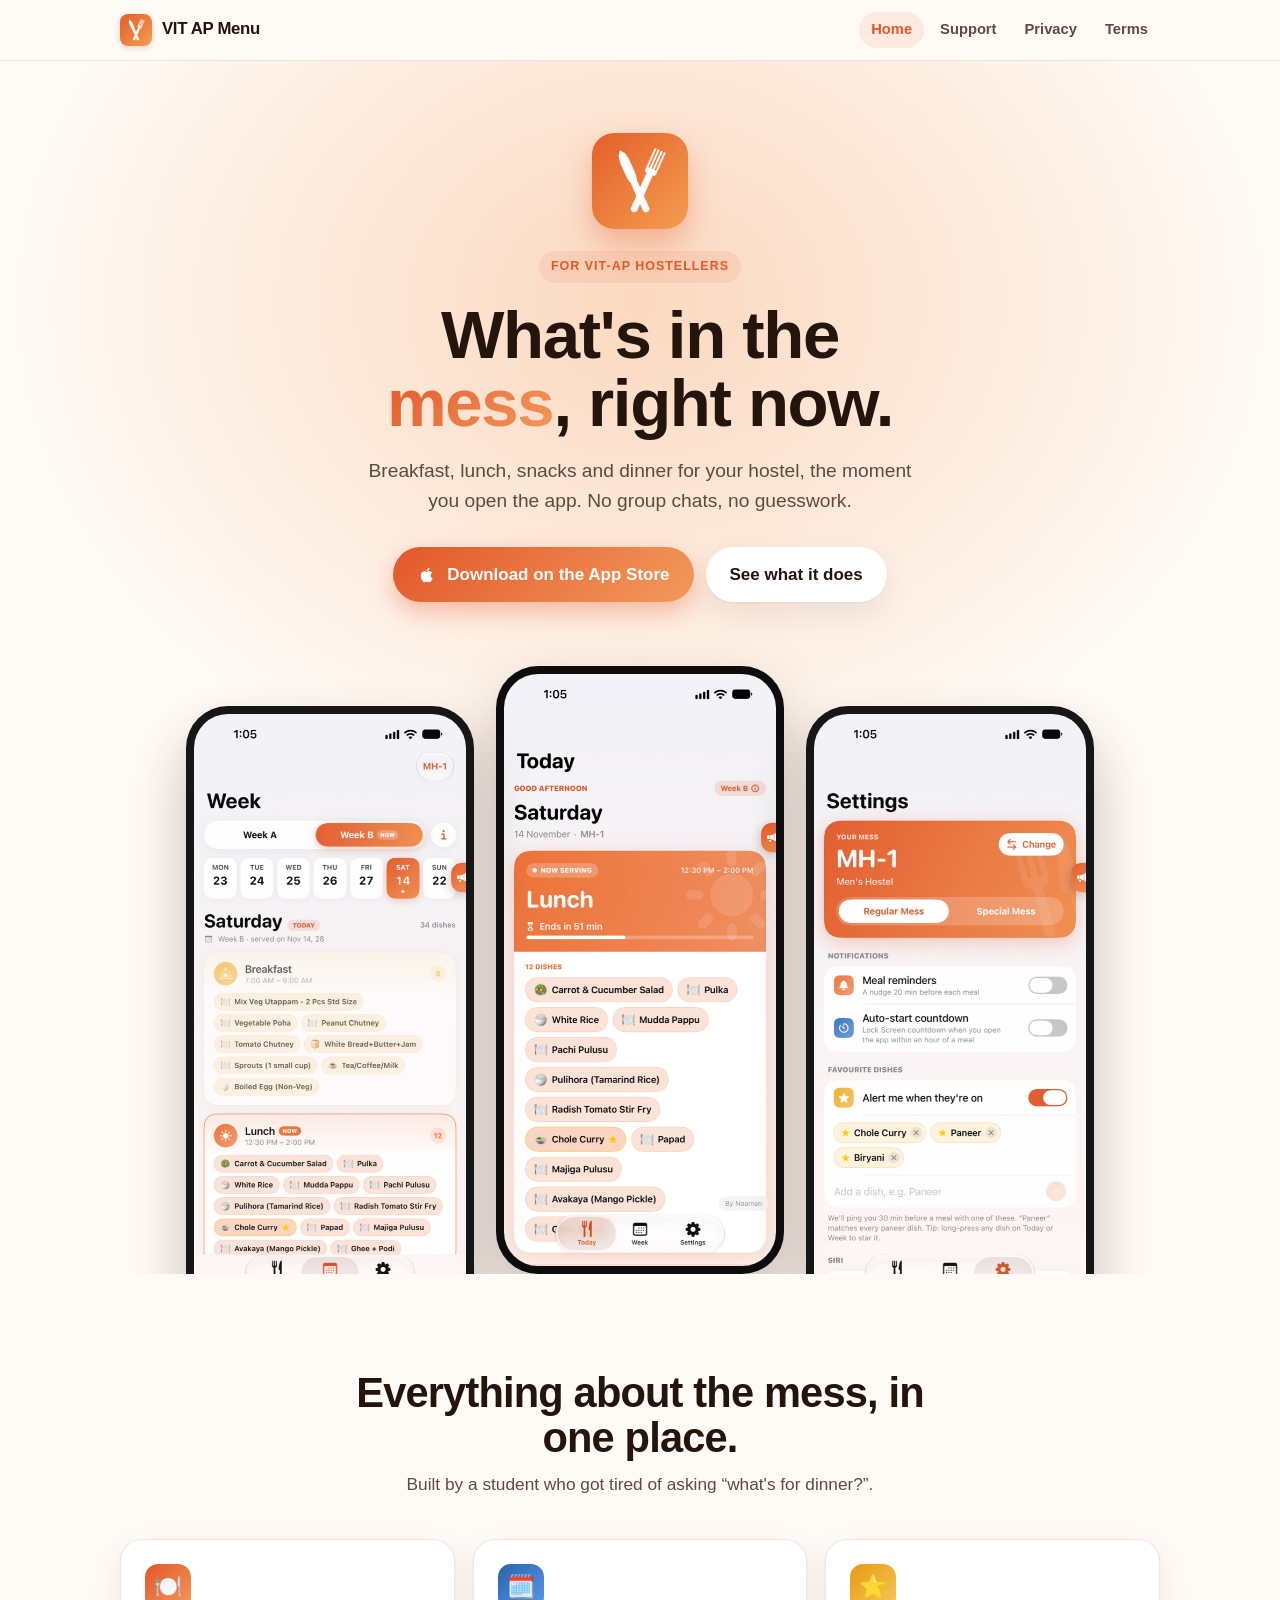
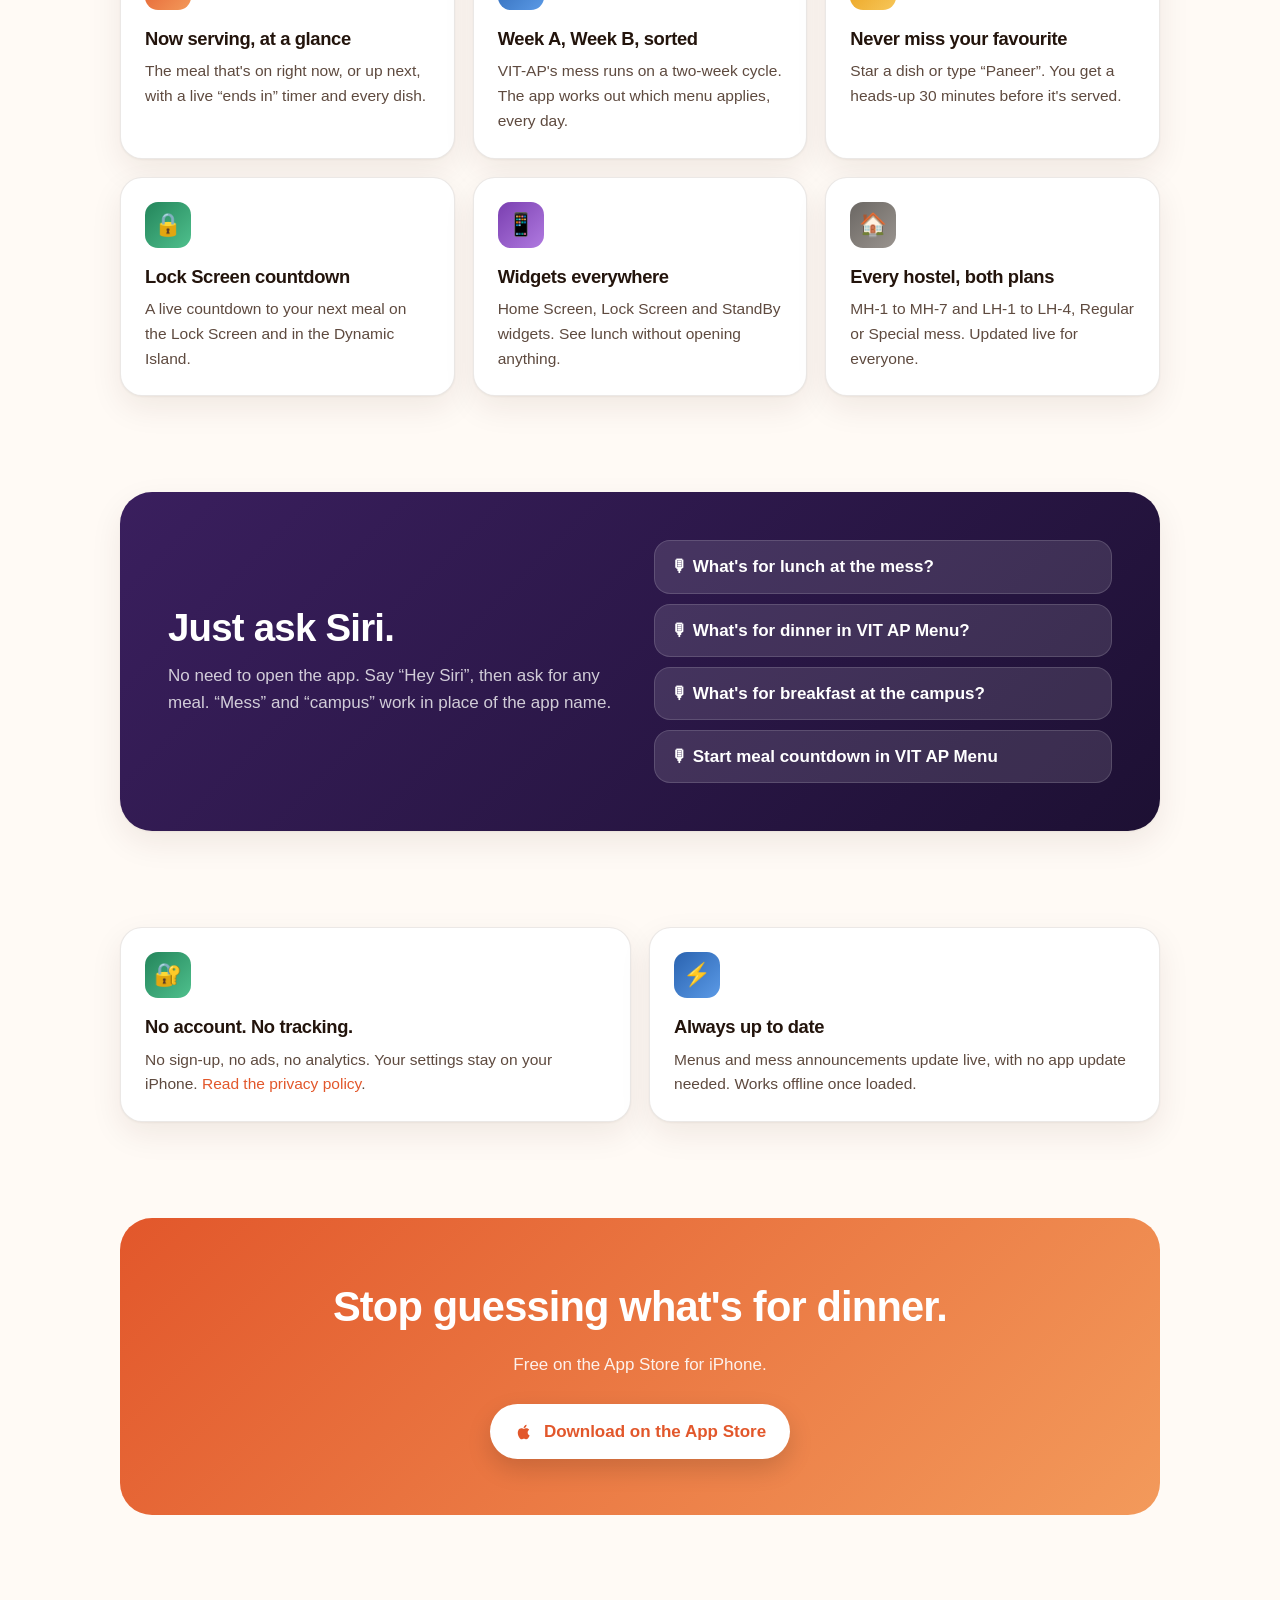
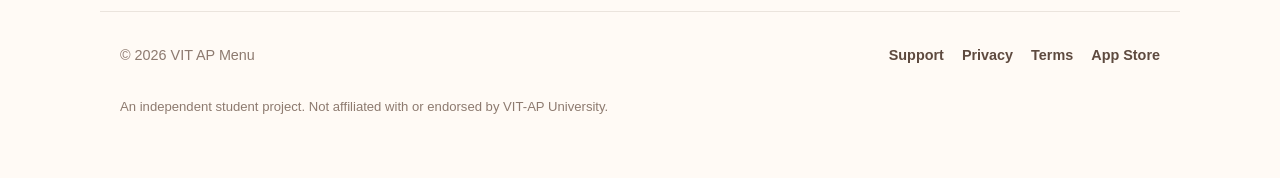
<file: index.html>
<!DOCTYPE html>
<html lang="en">
<head>
<meta charset="UTF-8">
<meta name="viewport" content="width=device-width, initial-scale=1">
<title>VIT AP Menu — What's in the mess, right now</title>
<meta name="description" content="See what the VIT-AP hostel mess is serving: today's menu, Week A/B, Siri, widgets and favourite dish alerts.">
<meta name="theme-color" content="#e2572b">
<link rel="icon" href="assets/icon.png">
<link rel="apple-touch-icon" href="assets/icon.png">
<meta property="og:title" content="VIT AP Menu — What's in the mess, right now">
<meta property="og:description" content="See what the VIT-AP hostel mess is serving: today's menu, Week A/B, Siri, widgets and favourite dish alerts.">
<meta property="og:image" content="assets/icon.png">
<link rel="stylesheet" href="assets/site.css?v=4">
</head>
<body>
<nav class="nav"><div class="nav-inner">
  <a class="brand" href="index.html"><img src="assets/icon.png" alt=""><span>VIT AP Menu</span></a>
  <div class="nav-links"><a href="index.html" aria-current="page">Home</a><a href="support.html">Support</a><a href="privacy.html">Privacy</a><a href="terms.html">Terms</a></div>
</div></nav>
<header class="hero">
  <img class="app-icon" src="assets/icon.png" alt="VIT AP Menu app icon">
  <span class="eyebrow">For VIT-AP hostellers</span>
  <h1>What's in the <em>mess</em>, right now.</h1>
  <p class="lede">Breakfast, lunch, snacks and dinner for your hostel, the moment you open the app. No group chats, no guesswork.</p>
  <div class="hero-actions">
    <a class="btn" href="https://apps.apple.com/app/id6813175494"><svg viewBox="0 0 24 24" fill="currentColor" aria-hidden="true"><path d="M16.37 12.6c-.02-2.2 1.8-3.26 1.88-3.31-1.02-1.5-2.62-1.7-3.19-1.72-1.36-.14-2.65.8-3.34.8-.69 0-1.75-.78-2.88-.76-1.48.02-2.85.86-3.61 2.19-1.54 2.67-.39 6.63 1.11 8.8.73 1.06 1.6 2.25 2.75 2.21 1.1-.04 1.52-.71 2.85-.71 1.33 0 1.71.71 2.88.69 1.19-.02 1.94-1.08 2.67-2.14.84-1.23 1.19-2.42 1.21-2.48-.03-.01-2.32-.89-2.33-3.57zM14.18 6.13c.61-.74 1.02-1.76.91-2.78-.88.04-1.94.59-2.57 1.32-.56.65-1.06 1.69-.93 2.69.98.08 1.98-.5 2.59-1.23z"/></svg> Download on the App Store</a>
    <a class="btn btn-ghost" href="#features">See what it does</a>
  </div>
  <div class="phones">
    <div class="phone side"><img src="assets/02-week.jpg" alt="Week view with Week A and Week B" loading="lazy"></div>
    <div class="phone"><img src="assets/01-today.jpg" alt="Today view showing lunch being served"></div>
    <div class="phone side"><img src="assets/03-settings.jpg" alt="Settings with favourite dishes" loading="lazy"></div>
  </div>
</header>

<section class="section" id="features">
  <div class="section-head"><h2>Everything about the mess, in one place.</h2><p>Built by a student who got tired of asking “what's for dinner?”.</p></div>
  <div class="grid"><div class="card"><div class="tile t-orange">🍽️</div><h3>Now serving, at a glance</h3><p>The meal that's on right now, or up next, with a live “ends in” timer and every dish.</p></div><div class="card"><div class="tile t-blue">🗓️</div><h3>Week A, Week B, sorted</h3><p>VIT-AP's mess runs on a two-week cycle. The app works out which menu applies, every day.</p></div><div class="card"><div class="tile t-amber">⭐</div><h3>Never miss your favourite</h3><p>Star a dish or type “Paneer”. You get a heads-up 30 minutes before it's served.</p></div><div class="card"><div class="tile t-green">🔒</div><h3>Lock Screen countdown</h3><p>A live countdown to your next meal on the Lock Screen and in the Dynamic Island.</p></div><div class="card"><div class="tile t-purple">📱</div><h3>Widgets everywhere</h3><p>Home Screen, Lock Screen and StandBy widgets. See lunch without opening anything.</p></div><div class="card"><div class="tile t-gray">🏠</div><h3>Every hostel, both plans</h3><p>MH-1 to MH-7 and LH-1 to LH-4, Regular or Special mess. Updated live for everyone.</p></div></div>
</section>

<section class="section">
  <div class="siri">
    <div><h2>Just ask Siri.</h2><p>No need to open the app. Say “Hey Siri”, then ask for any meal. “Mess” and “campus” work in place of the app name.</p></div>
    <div class="bubbles">
      <div class="bubble">What's for lunch at the mess?</div>
      <div class="bubble">What's for dinner in VIT AP Menu?</div>
      <div class="bubble">What's for breakfast at the campus?</div>
      <div class="bubble">Start meal countdown in VIT AP Menu</div>
    </div>
  </div>
</section>

<section class="section">
  <div class="grid">
    <div class="card"><div class="tile t-green">🔐</div><h3>No account. No tracking.</h3><p>No sign-up, no ads, no analytics. Your settings stay on your iPhone. <a href="privacy.html">Read the privacy policy</a>.</p></div>
    <div class="card"><div class="tile t-blue">⚡</div><h3>Always up to date</h3><p>Menus and mess announcements update live, with no app update needed. Works offline once loaded.</p></div>
  </div>
</section>

<section class="section">
  <div class="cta-band">
    <h2>Stop guessing what's for dinner.</h2>
    <p>Free on the App Store for iPhone.</p>
    <a class="btn" href="https://apps.apple.com/app/id6813175494"><svg viewBox="0 0 24 24" fill="currentColor" aria-hidden="true"><path d="M16.37 12.6c-.02-2.2 1.8-3.26 1.88-3.31-1.02-1.5-2.62-1.7-3.19-1.72-1.36-.14-2.65.8-3.34.8-.69 0-1.75-.78-2.88-.76-1.48.02-2.85.86-3.61 2.19-1.54 2.67-.39 6.63 1.11 8.8.73 1.06 1.6 2.25 2.75 2.21 1.1-.04 1.52-.71 2.85-.71 1.33 0 1.71.71 2.88.69 1.19-.02 1.94-1.08 2.67-2.14.84-1.23 1.19-2.42 1.21-2.48-.03-.01-2.32-.89-2.33-3.57zM14.18 6.13c.61-.74 1.02-1.76.91-2.78-.88.04-1.94.59-2.57 1.32-.56.65-1.06 1.69-.93 2.69.98.08 1.98-.5 2.59-1.23z"/></svg> Download on the App Store</a>
  </div>
</section>
<footer>
  <span>© 2026 VIT AP Menu</span>
  <div class="links"><a href="support.html">Support</a><a href="privacy.html">Privacy</a><a href="terms.html">Terms</a><a href="https://apps.apple.com/app/id6813175494">App Store</a></div>
  <p class="disclaimer">An independent student project. Not affiliated with or endorsed by VIT-AP University.</p>
</footer>
</body>
</html>
</file>
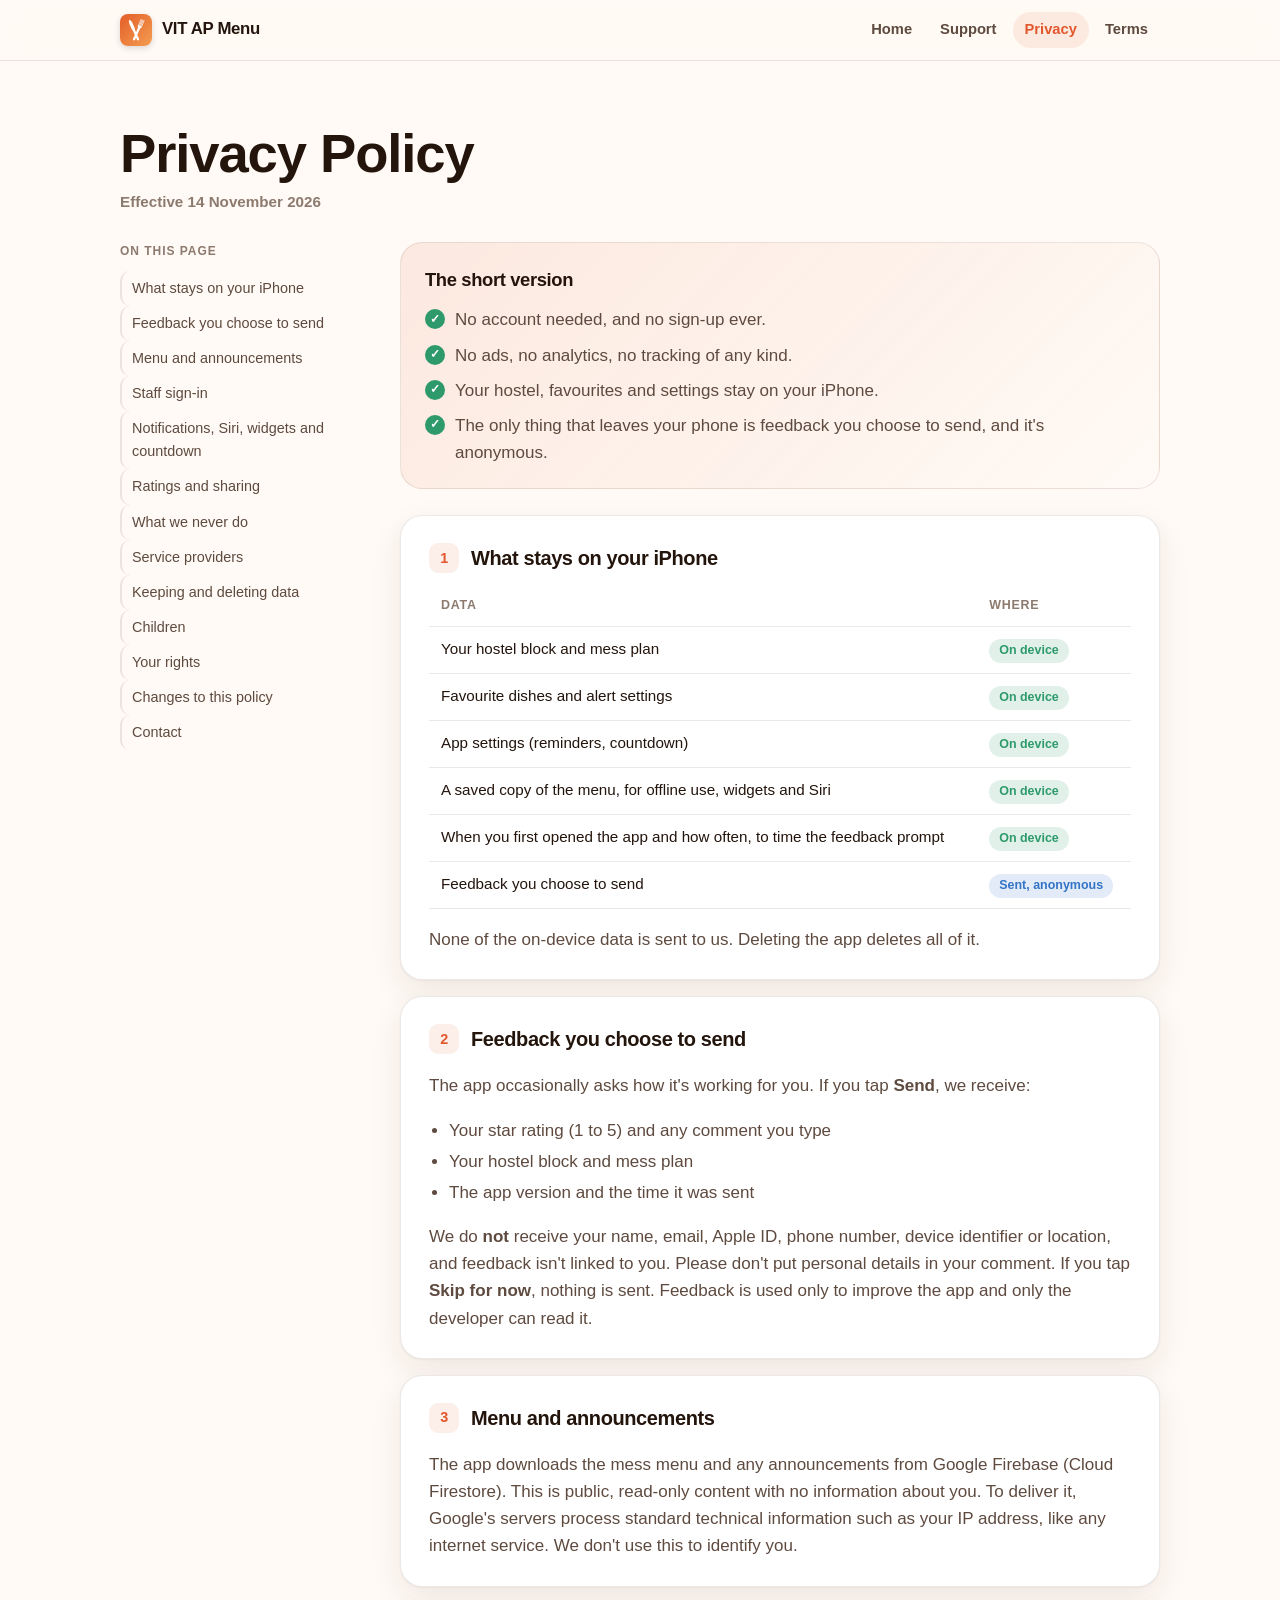
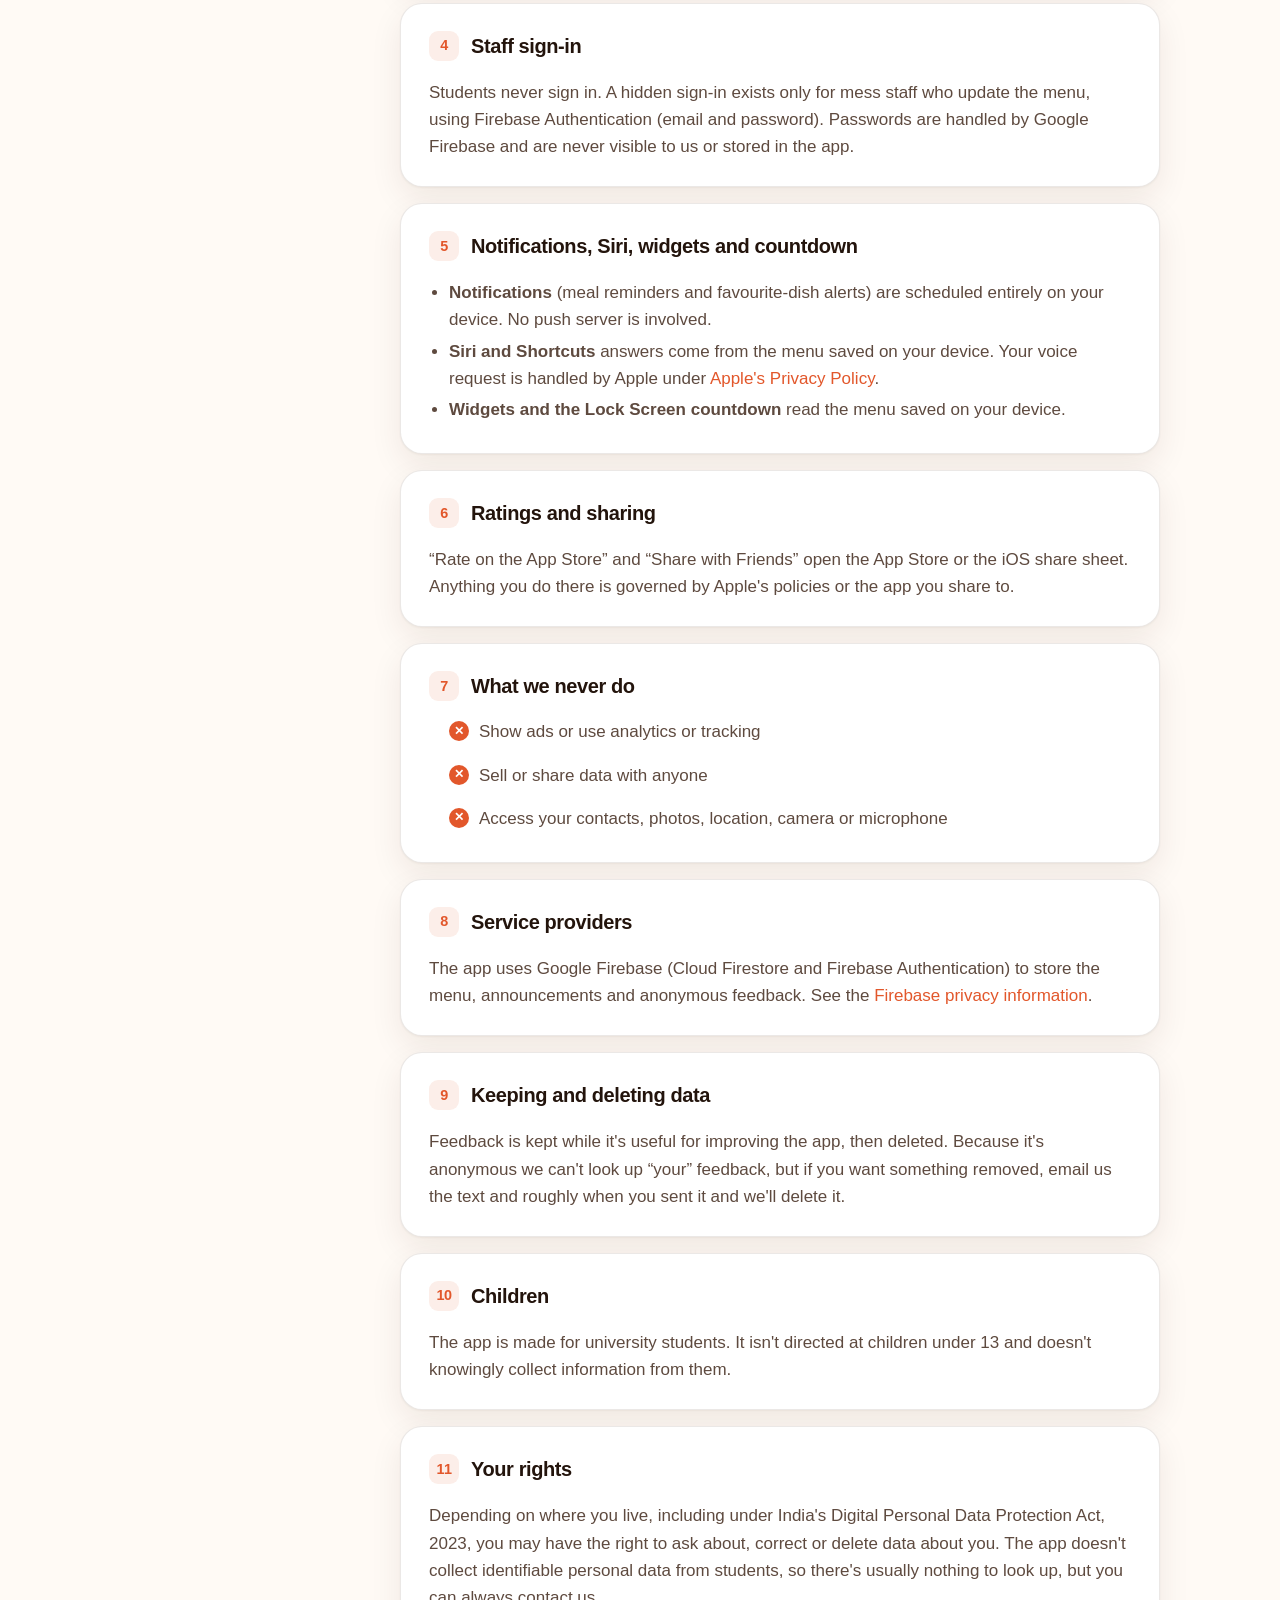
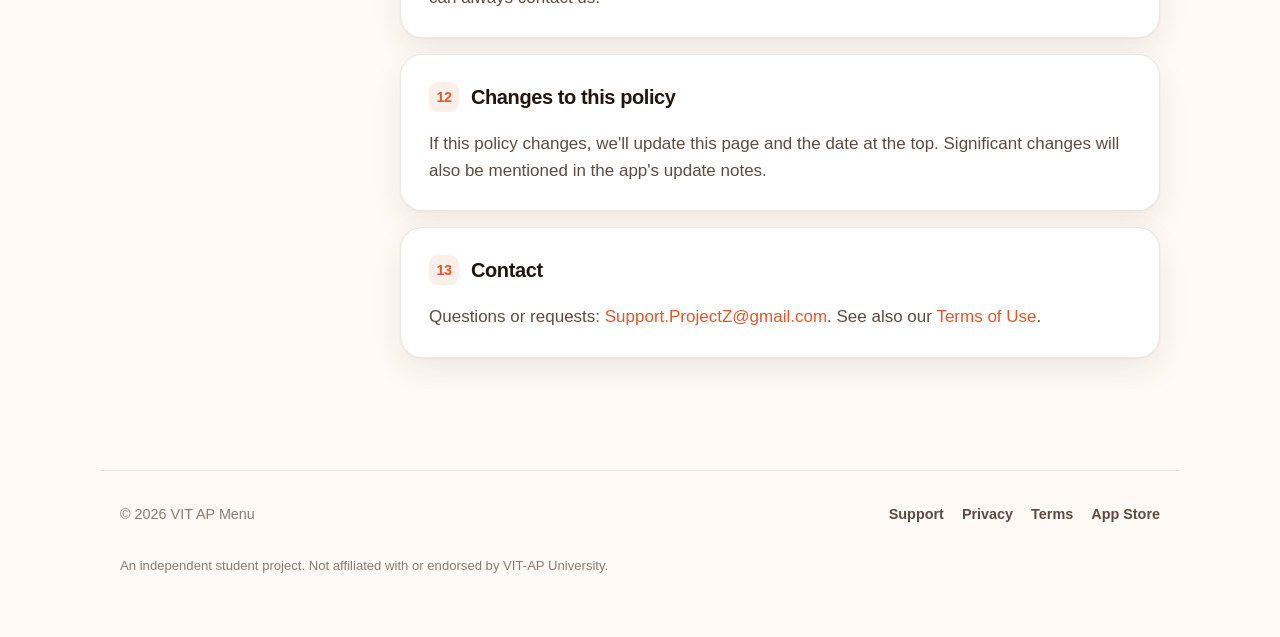
<file: privacy.html>
<!DOCTYPE html>
<html lang="en">
<head>
<meta charset="UTF-8">
<meta name="viewport" content="width=device-width, initial-scale=1">
<title>Privacy Policy · VIT AP Menu</title>
<meta name="description" content="How VIT AP Menu handles your data: no account, no tracking, anonymous feedback only.">
<meta name="theme-color" content="#e2572b">
<link rel="icon" href="assets/icon.png">
<link rel="apple-touch-icon" href="assets/icon.png">
<meta property="og:title" content="Privacy Policy · VIT AP Menu">
<meta property="og:description" content="How VIT AP Menu handles your data: no account, no tracking, anonymous feedback only.">
<meta property="og:image" content="assets/icon.png">
<link rel="stylesheet" href="assets/site.css?v=4">
</head>
<body>
<nav class="nav"><div class="nav-inner">
  <a class="brand" href="index.html"><img src="assets/icon.png" alt=""><span>VIT AP Menu</span></a>
  <div class="nav-links"><a href="index.html">Home</a><a href="support.html">Support</a><a href="privacy.html" aria-current="page">Privacy</a><a href="terms.html">Terms</a></div>
</div></nav>
<header class="doc-hero"><h1>Privacy Policy</h1><div class="meta">Effective 14 November 2026</div></header>
<div class="doc">
  <aside class="toc"><p>On this page</p><a href="#on-device">What stays on your iPhone</a><a href="#feedback">Feedback you choose to send</a><a href="#menu">Menu and announcements</a><a href="#staff">Staff sign-in</a><a href="#device-features">Notifications, Siri, widgets and countdown</a><a href="#sharing">Ratings and sharing</a><a href="#never">What we never do</a><a href="#providers">Service providers</a><a href="#retention">Keeping and deleting data</a><a href="#children">Children</a><a href="#rights">Your rights</a><a href="#changes">Changes to this policy</a><a href="#contact">Contact</a></aside>
  <main class="doc-body"><div class="summary"><h2>The short version</h2><ul class="checks">
<li>No account needed, and no sign-up ever.</li>
<li>No ads, no analytics, no tracking of any kind.</li>
<li>Your hostel, favourites and settings stay on your iPhone.</li>
<li>The only thing that leaves your phone is feedback you choose to send, and it's anonymous.</li>
</ul></div><section class="doc-section" id="on-device"><h2><span class="num">1</span>What stays on your iPhone</h2><table class="data-table"><tr><th>Data</th><th>Where</th></tr>
<tr><td>Your hostel block and mess plan</td><td><span class="pill device">On device</span></td></tr>
<tr><td>Favourite dishes and alert settings</td><td><span class="pill device">On device</span></td></tr>
<tr><td>App settings (reminders, countdown)</td><td><span class="pill device">On device</span></td></tr>
<tr><td>A saved copy of the menu, for offline use, widgets and Siri</td><td><span class="pill device">On device</span></td></tr>
<tr><td>When you first opened the app and how often, to time the feedback prompt</td><td><span class="pill device">On device</span></td></tr>
<tr><td>Feedback you choose to send</td><td><span class="pill sent">Sent, anonymous</span></td></tr>
</table><p>None of the on-device data is sent to us. Deleting the app deletes all of it.</p></section><section class="doc-section" id="feedback"><h2><span class="num">2</span>Feedback you choose to send</h2><p>The app occasionally asks how it's working for you. If you tap <strong>Send</strong>, we receive:</p><ul>
<li>Your star rating (1 to 5) and any comment you type</li><li>Your hostel block and mess plan</li><li>The app version and the time it was sent</li></ul>
<p>We do <strong>not</strong> receive your name, email, Apple ID, phone number, device identifier or location, and feedback isn't linked to you. Please don't put personal details in your comment. If you tap <strong>Skip for now</strong>, nothing is sent. Feedback is used only to improve the app and only the developer can read it.</p></section><section class="doc-section" id="menu"><h2><span class="num">3</span>Menu and announcements</h2><p>The app downloads the mess menu and any announcements from Google Firebase (Cloud Firestore). This is public, read-only content with no information about you. To deliver it, Google's servers process standard technical information such as your IP address, like any internet service. We don't use this to identify you.</p></section><section class="doc-section" id="staff"><h2><span class="num">4</span>Staff sign-in</h2><p>Students never sign in. A hidden sign-in exists only for mess staff who update the menu, using Firebase Authentication (email and password). Passwords are handled by Google Firebase and are never visible to us or stored in the app.</p></section><section class="doc-section" id="device-features"><h2><span class="num">5</span>Notifications, Siri, widgets and countdown</h2><ul>
<li><strong>Notifications</strong> (meal reminders and favourite-dish alerts) are scheduled entirely on your device. No push server is involved.</li>
<li><strong>Siri and Shortcuts</strong> answers come from the menu saved on your device. Your voice request is handled by Apple under <a href="https://www.apple.com/legal/privacy/" target="_blank" rel="noopener">Apple's Privacy Policy</a>.</li>
<li><strong>Widgets and the Lock Screen countdown</strong> read the menu saved on your device.</li></ul></section><section class="doc-section" id="sharing"><h2><span class="num">6</span>Ratings and sharing</h2><p>“Rate on the App Store” and “Share with Friends” open the App Store or the iOS share sheet. Anything you do there is governed by Apple's policies or the app you share to.</p></section><section class="doc-section" id="never"><h2><span class="num">7</span>What we never do</h2><ul class="checks no"><li>Show ads or use analytics or tracking</li><li>Sell or share data with anyone</li><li>Access your contacts, photos, location, camera or microphone</li></ul></section><section class="doc-section" id="providers"><h2><span class="num">8</span>Service providers</h2><p>The app uses Google Firebase (Cloud Firestore and Firebase Authentication) to store the menu, announcements and anonymous feedback. See the <a href="https://firebase.google.com/support/privacy" target="_blank" rel="noopener">Firebase privacy information</a>.</p></section><section class="doc-section" id="retention"><h2><span class="num">9</span>Keeping and deleting data</h2><p>Feedback is kept while it's useful for improving the app, then deleted. Because it's anonymous we can't look up “your” feedback, but if you want something removed, email us the text and roughly when you sent it and we'll delete it.</p></section><section class="doc-section" id="children"><h2><span class="num">10</span>Children</h2><p>The app is made for university students. It isn't directed at children under 13 and doesn't knowingly collect information from them.</p></section><section class="doc-section" id="rights"><h2><span class="num">11</span>Your rights</h2><p>Depending on where you live, including under India's Digital Personal Data Protection Act, 2023, you may have the right to ask about, correct or delete data about you. The app doesn't collect identifiable personal data from students, so there's usually nothing to look up, but you can always contact us.</p></section><section class="doc-section" id="changes"><h2><span class="num">12</span>Changes to this policy</h2><p>If this policy changes, we'll update this page and the date at the top. Significant changes will also be mentioned in the app's update notes.</p></section><section class="doc-section" id="contact"><h2><span class="num">13</span>Contact</h2><p>Questions or requests: <a href="mailto:Support.ProjectZ@gmail.com">Support.ProjectZ@gmail.com</a>. See also our <a href="terms.html">Terms of Use</a>.</p></section></main>
</div>
<footer>
  <span>© 2026 VIT AP Menu</span>
  <div class="links"><a href="support.html">Support</a><a href="privacy.html">Privacy</a><a href="terms.html">Terms</a><a href="https://apps.apple.com/app/id6813175494">App Store</a></div>
  <p class="disclaimer">An independent student project. Not affiliated with or endorsed by VIT-AP University.</p>
</footer>
</body>
</html>
</file>
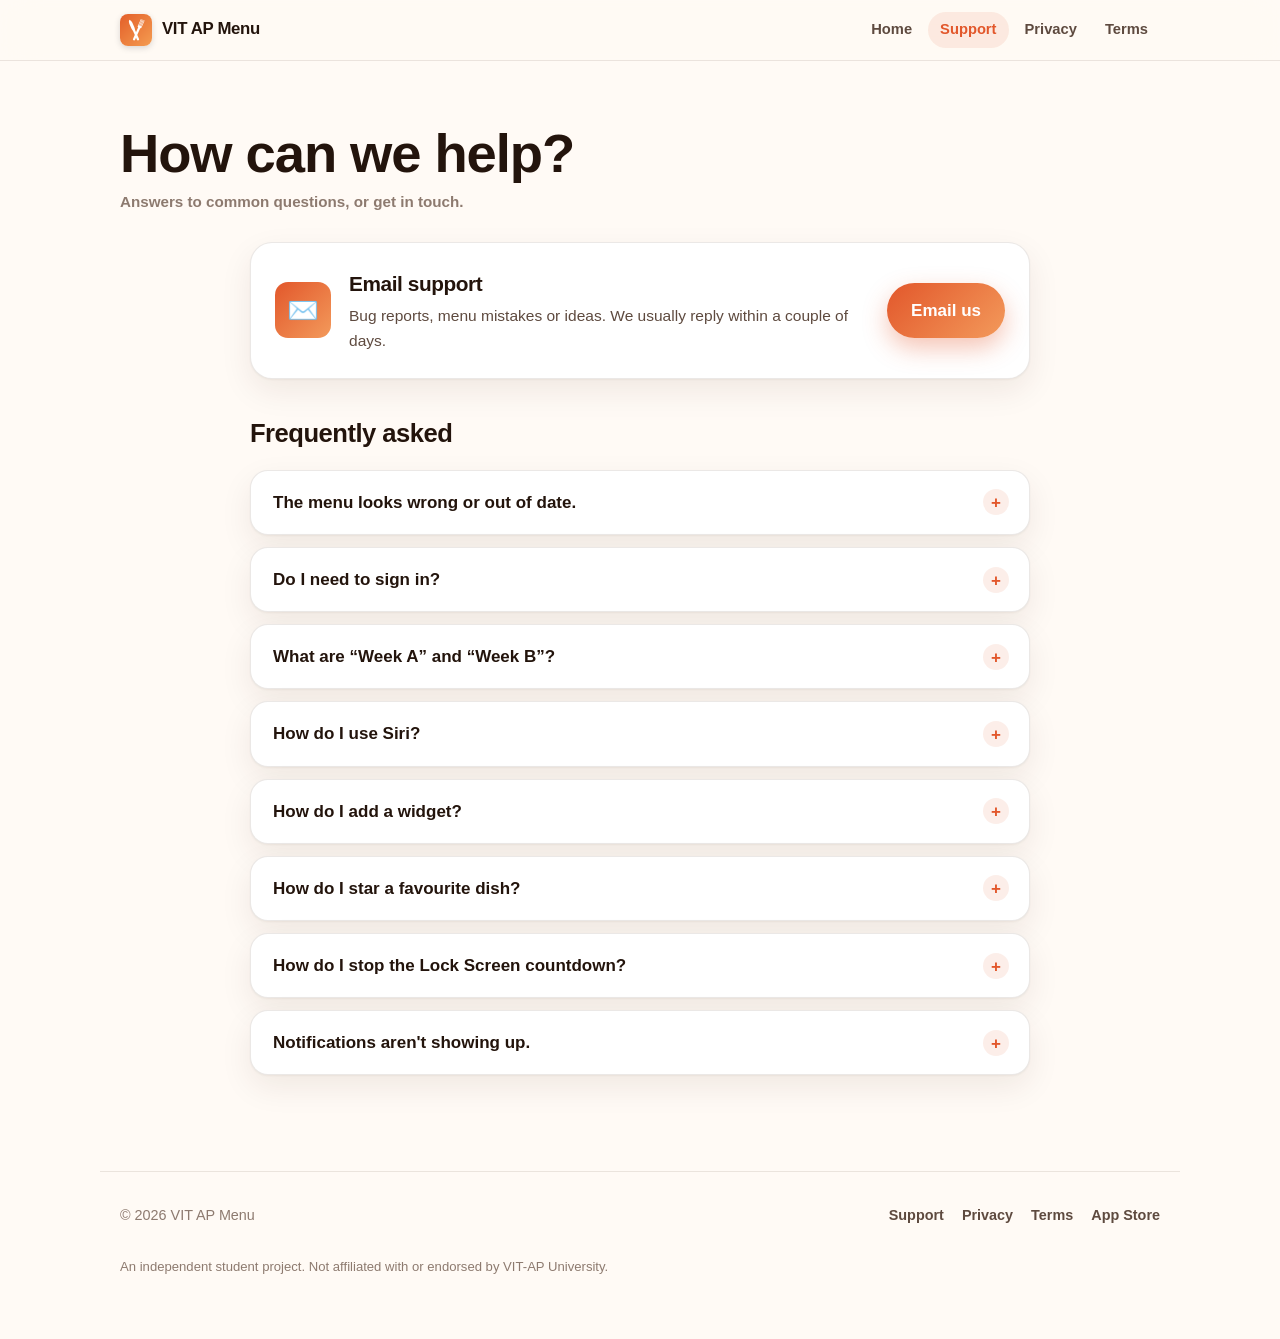
<file: support.html>
<!DOCTYPE html>
<html lang="en">
<head>
<meta charset="UTF-8">
<meta name="viewport" content="width=device-width, initial-scale=1">
<title>Support · VIT AP Menu</title>
<meta name="description" content="Help with VIT AP Menu: Siri, widgets, favourites, Week A/B and contact.">
<meta name="theme-color" content="#e2572b">
<link rel="icon" href="assets/icon.png">
<link rel="apple-touch-icon" href="assets/icon.png">
<meta property="og:title" content="Support · VIT AP Menu">
<meta property="og:description" content="Help with VIT AP Menu: Siri, widgets, favourites, Week A/B and contact.">
<meta property="og:image" content="assets/icon.png">
<link rel="stylesheet" href="assets/site.css?v=4">
</head>
<body>
<nav class="nav"><div class="nav-inner">
  <a class="brand" href="index.html"><img src="assets/icon.png" alt=""><span>VIT AP Menu</span></a>
  <div class="nav-links"><a href="index.html">Home</a><a href="support.html" aria-current="page">Support</a><a href="privacy.html">Privacy</a><a href="terms.html">Terms</a></div>
</div></nav>
<header class="doc-hero"><h1>How can we help?</h1><div class="meta">Answers to common questions, or get in touch.</div></header>
<main style="max-width:820px;margin:0 auto;padding:0 20px">
  <div class="card contact" style="margin-bottom:34px">
    <div class="tile t-orange">✉️</div>
    <div><h2>Email support</h2><p>Bug reports, menu mistakes or ideas. We usually reply within a couple of days.</p></div>
    <a class="btn" href="mailto:Support.ProjectZ@gmail.com">Email us</a>
  </div>
  <h2 style="font-size:1.6rem;margin:0 0 16px">Frequently asked</h2>
  <details><summary>The menu looks wrong or out of date.</summary><div><p>Menus come from the mess's monthly schedule, and the mess can change dishes at short notice. First check that the right hostel block and mess plan are picked in <span class="kbd">Settings</span>. If it still looks off, email us and it'll be checked.</p></div></details><details><summary>Do I need to sign in?</summary><div><p>No. Everything works without an account. Sign-in only exists for mess staff who update the menu.</p></div></details><details><summary>What are “Week A” and “Week B”?</summary><div><p>VIT-AP's mess menu repeats on a two-week cycle, so each weekday has two menus that alternate. The app works out which one applies from the date. Tap the Week badge in the app for details.</p></div></details><details><summary>How do I use Siri?</summary><div><p>Open the app once, then say <em>“Hey Siri, what's for lunch at the mess?”</em> or <em>“What's for dinner in VIT AP Menu?”</em>. You can say “mess” or “campus” instead of the app name. The shortcuts are also in the Shortcuts app.</p></div></details><details><summary>How do I add a widget?</summary><div><p><strong>Home Screen:</strong> long-press an empty area, tap <span class="kbd">Edit</span> → <span class="kbd">Add Widget</span>, and search for “VIT AP Menu”.</p><p><strong>Lock Screen:</strong> long-press the Lock Screen, tap <span class="kbd">Customize</span>, then add a VIT AP Menu widget.</p></div></details><details><summary>How do I star a favourite dish?</summary><div><p>Long-press any dish on the Today or Week tab and choose <span class="kbd">Add to Favourites</span>, or type a word like “Paneer” in Settings. You'll get a notification 30 minutes before a meal that has it.</p></div></details><details><summary>How do I stop the Lock Screen countdown?</summary><div><p>Tap the ✕ on it, long-press the Dynamic Island and tap Stop, or tap the countdown button on the Today tab.</p></div></details><details><summary>Notifications aren't showing up.</summary><div><p>Check the toggles in the app's Settings, and that notifications are allowed for VIT AP Menu in iOS <span class="kbd">Settings</span> → <span class="kbd">Notifications</span>.</p></div></details>
</main>
<footer>
  <span>© 2026 VIT AP Menu</span>
  <div class="links"><a href="support.html">Support</a><a href="privacy.html">Privacy</a><a href="terms.html">Terms</a><a href="https://apps.apple.com/app/id6813175494">App Store</a></div>
  <p class="disclaimer">An independent student project. Not affiliated with or endorsed by VIT-AP University.</p>
</footer>
</body>
</html>
</file>
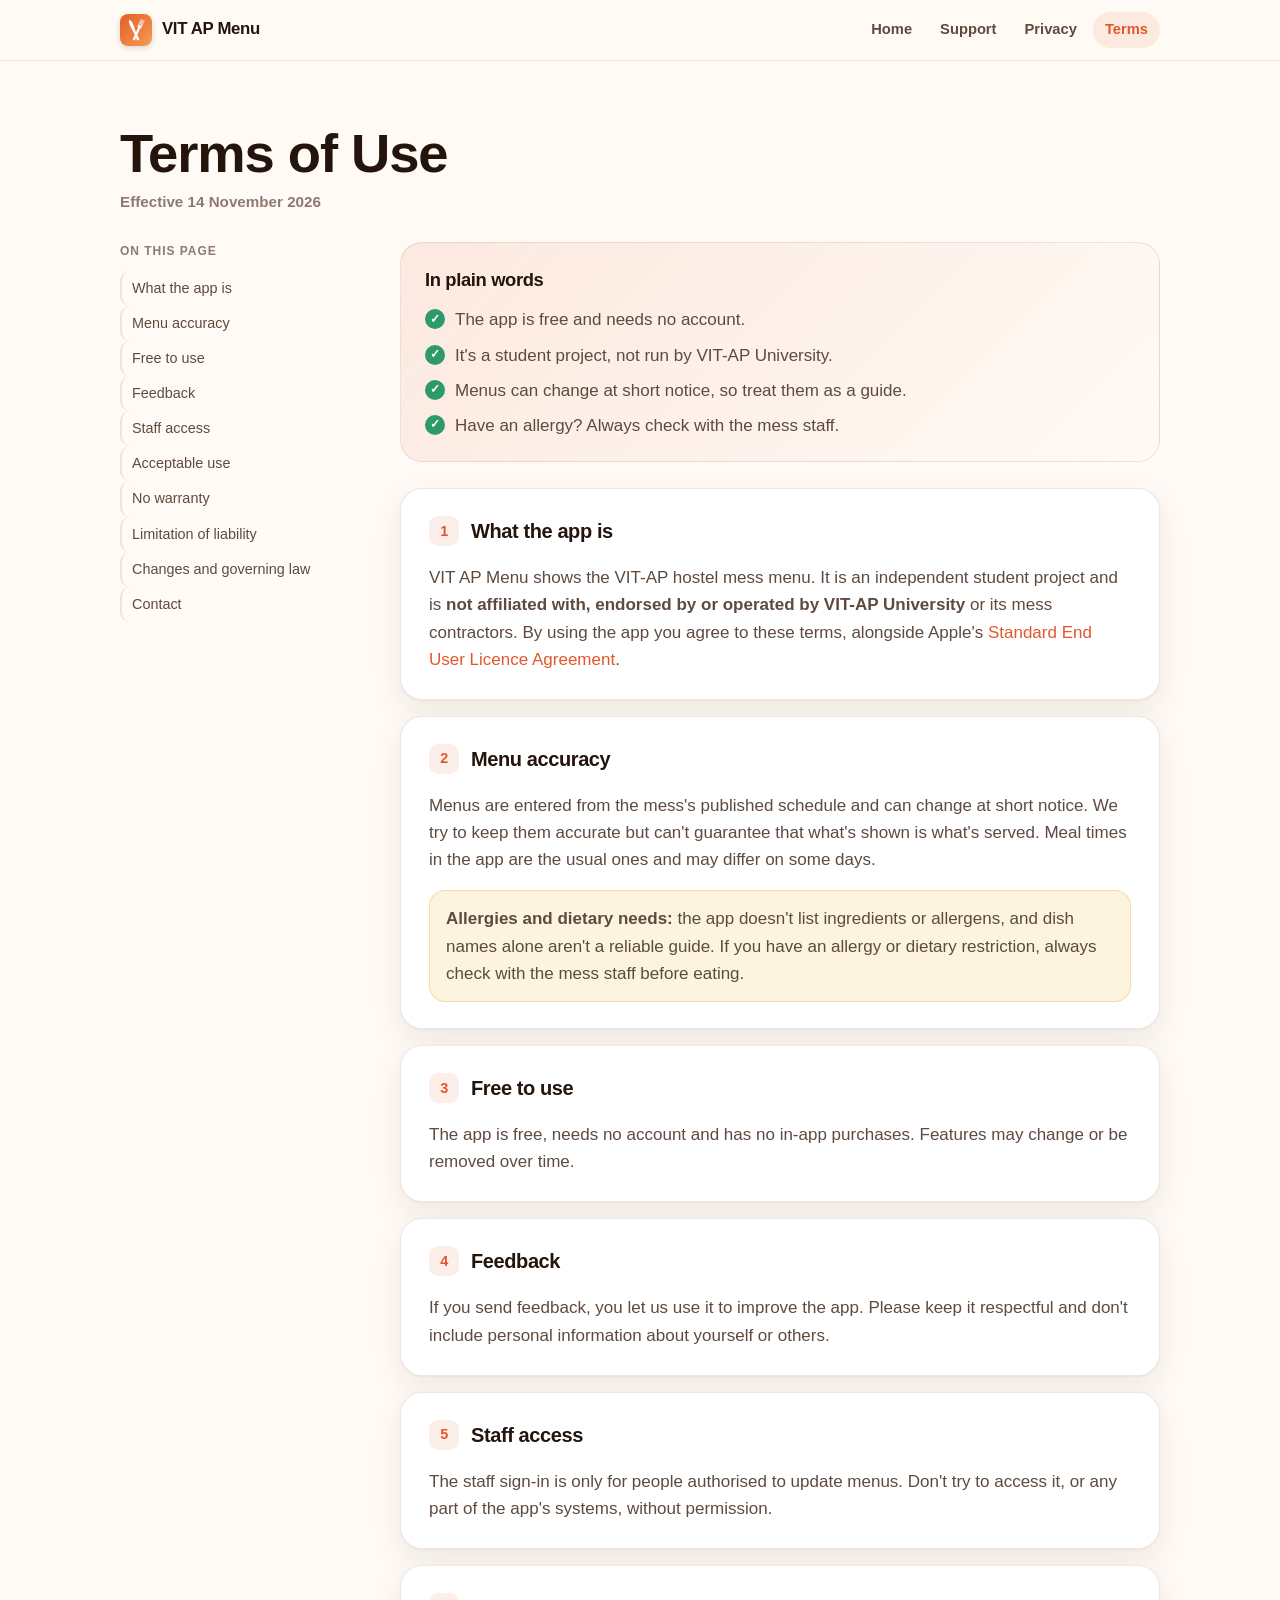
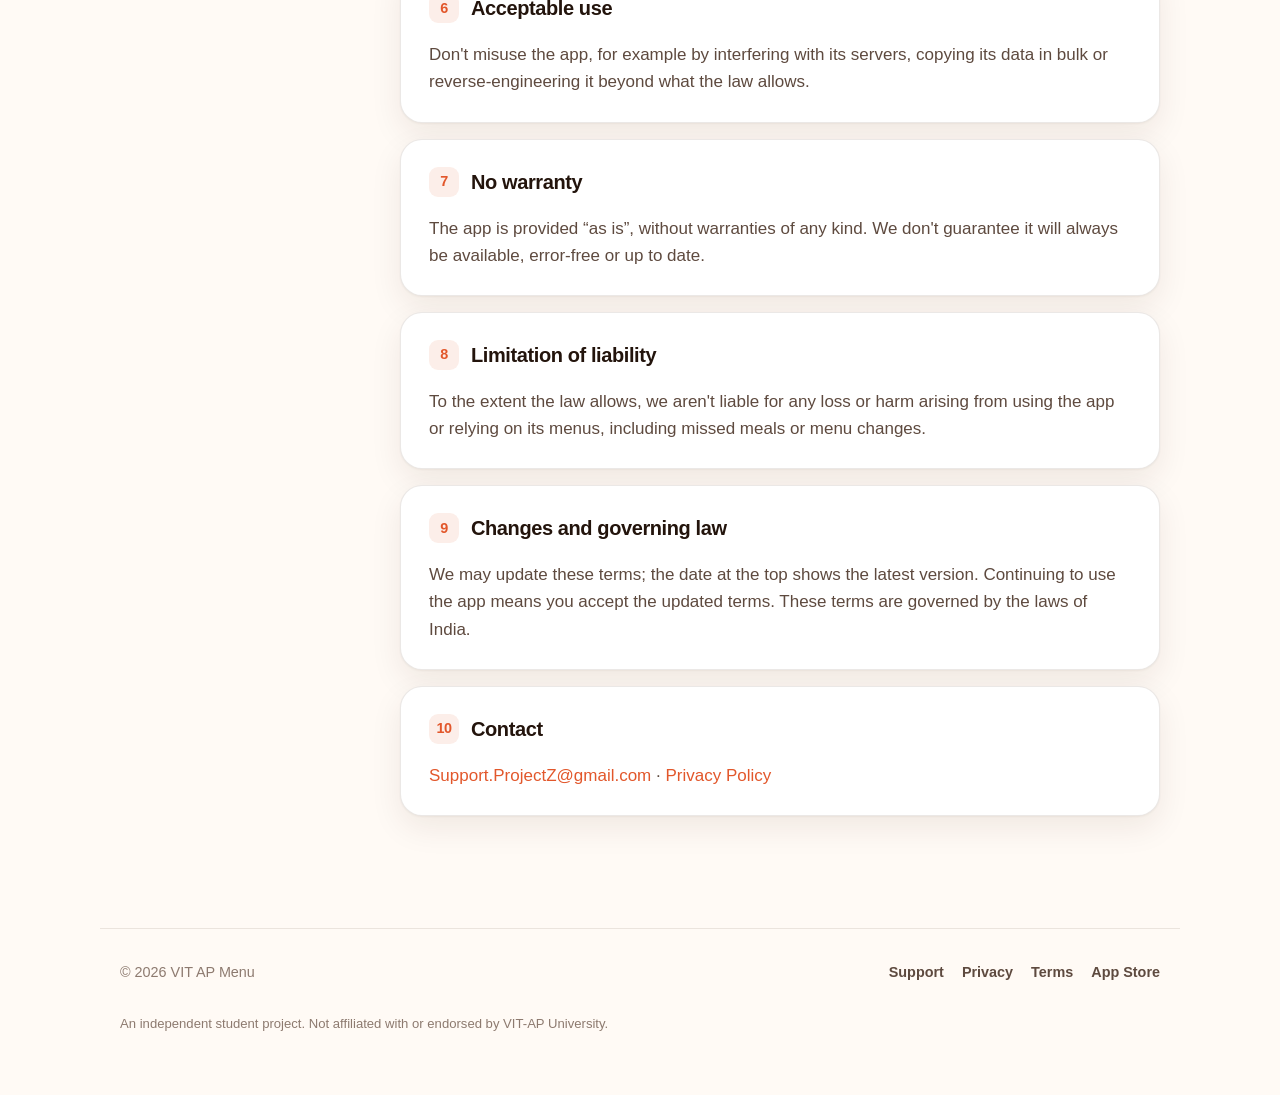
<file: terms.html>
<!DOCTYPE html>
<html lang="en">
<head>
<meta charset="UTF-8">
<meta name="viewport" content="width=device-width, initial-scale=1">
<title>Terms of Use · VIT AP Menu</title>
<meta name="description" content="The terms for using VIT AP Menu, including the menu accuracy and allergy notice.">
<meta name="theme-color" content="#e2572b">
<link rel="icon" href="assets/icon.png">
<link rel="apple-touch-icon" href="assets/icon.png">
<meta property="og:title" content="Terms of Use · VIT AP Menu">
<meta property="og:description" content="The terms for using VIT AP Menu, including the menu accuracy and allergy notice.">
<meta property="og:image" content="assets/icon.png">
<link rel="stylesheet" href="assets/site.css?v=4">
</head>
<body>
<nav class="nav"><div class="nav-inner">
  <a class="brand" href="index.html"><img src="assets/icon.png" alt=""><span>VIT AP Menu</span></a>
  <div class="nav-links"><a href="index.html">Home</a><a href="support.html">Support</a><a href="privacy.html">Privacy</a><a href="terms.html" aria-current="page">Terms</a></div>
</div></nav>
<header class="doc-hero"><h1>Terms of Use</h1><div class="meta">Effective 14 November 2026</div></header>
<div class="doc">
  <aside class="toc"><p>On this page</p><a href="#about">What the app is</a><a href="#accuracy">Menu accuracy</a><a href="#free">Free to use</a><a href="#feedback">Feedback</a><a href="#staff">Staff access</a><a href="#use">Acceptable use</a><a href="#warranty">No warranty</a><a href="#liability">Limitation of liability</a><a href="#law">Changes and governing law</a><a href="#contact">Contact</a></aside>
  <main class="doc-body"><div class="summary"><h2>In plain words</h2><ul class="checks">
<li>The app is free and needs no account.</li>
<li>It's a student project, not run by VIT-AP University.</li>
<li>Menus can change at short notice, so treat them as a guide.</li>
<li>Have an allergy? Always check with the mess staff.</li>
</ul></div><section class="doc-section" id="about"><h2><span class="num">1</span>What the app is</h2><p>VIT AP Menu shows the VIT-AP hostel mess menu. It is an independent student project and is <strong>not affiliated with, endorsed by or operated by VIT-AP University</strong> or its mess contractors. By using the app you agree to these terms, alongside Apple's <a href="https://www.apple.com/legal/internet-services/itunes/dev/stdeula/" target="_blank" rel="noopener">Standard End User Licence Agreement</a>.</p></section><section class="doc-section" id="accuracy"><h2><span class="num">2</span>Menu accuracy</h2><p>Menus are entered from the mess's published schedule and can change at short notice. We try to keep them accurate but can't guarantee that what's shown is what's served. Meal times in the app are the usual ones and may differ on some days.</p>
<p class="callout"><strong>Allergies and dietary needs:</strong> the app doesn't list ingredients or allergens, and dish names alone aren't a reliable guide. If you have an allergy or dietary restriction, always check with the mess staff before eating.</p></section><section class="doc-section" id="free"><h2><span class="num">3</span>Free to use</h2><p>The app is free, needs no account and has no in-app purchases. Features may change or be removed over time.</p></section><section class="doc-section" id="feedback"><h2><span class="num">4</span>Feedback</h2><p>If you send feedback, you let us use it to improve the app. Please keep it respectful and don't include personal information about yourself or others.</p></section><section class="doc-section" id="staff"><h2><span class="num">5</span>Staff access</h2><p>The staff sign-in is only for people authorised to update menus. Don't try to access it, or any part of the app's systems, without permission.</p></section><section class="doc-section" id="use"><h2><span class="num">6</span>Acceptable use</h2><p>Don't misuse the app, for example by interfering with its servers, copying its data in bulk or reverse-engineering it beyond what the law allows.</p></section><section class="doc-section" id="warranty"><h2><span class="num">7</span>No warranty</h2><p>The app is provided “as is”, without warranties of any kind. We don't guarantee it will always be available, error-free or up to date.</p></section><section class="doc-section" id="liability"><h2><span class="num">8</span>Limitation of liability</h2><p>To the extent the law allows, we aren't liable for any loss or harm arising from using the app or relying on its menus, including missed meals or menu changes.</p></section><section class="doc-section" id="law"><h2><span class="num">9</span>Changes and governing law</h2><p>We may update these terms; the date at the top shows the latest version. Continuing to use the app means you accept the updated terms. These terms are governed by the laws of India.</p></section><section class="doc-section" id="contact"><h2><span class="num">10</span>Contact</h2><p><a href="mailto:Support.ProjectZ@gmail.com">Support.ProjectZ@gmail.com</a> · <a href="privacy.html">Privacy Policy</a></p></section></main>
</div>
<footer>
  <span>© 2026 VIT AP Menu</span>
  <div class="links"><a href="support.html">Support</a><a href="privacy.html">Privacy</a><a href="terms.html">Terms</a><a href="https://apps.apple.com/app/id6813175494">App Store</a></div>
  <p class="disclaimer">An independent student project. Not affiliated with or endorsed by VIT-AP University.</p>
</footer>
</body>
</html>
</file>
<file: assets/site.css>
:root {
  --bg: #fffaf5;
  --bg-2: #fdf1e7;
  --card: #ffffff;
  --ink: #23140c;
  --ink-2: #5e4a3f;
  --ink-3: #8d7a6f;
  --line: rgba(60, 30, 15, 0.10);
  --accent: #e2572b;
  --accent-2: #f39a5b;
  --accent-soft: rgba(226, 87, 43, 0.10);
  --amber: #f2ad25;
  --purple: #8a4dbb;
  --blue: #3374c7;
  --green: #2e9a6b;
  --shadow: 0 1px 2px rgba(60, 30, 15, 0.05), 0 12px 32px rgba(60, 30, 15, 0.08);
  --radius: 22px;
  color-scheme: light dark;
}
@media (prefers-color-scheme: dark) {
  :root {
    --bg: #150d09;
    --bg-2: #1e130d;
    --card: #23170f;
    --ink: #fbefe6;
    --ink-2: #d2bfb3;
    --ink-3: #a08d81;
    --line: rgba(255, 230, 210, 0.10);
    --accent: #ff7a45;
    --accent-2: #ffab6e;
    --accent-soft: rgba(255, 122, 69, 0.14);
    --shadow: 0 1px 2px rgba(0, 0, 0, 0.3), 0 16px 36px rgba(0, 0, 0, 0.35);
  }
}

* { box-sizing: border-box; }
html { scroll-behavior: smooth; }
body {
  margin: 0;
  background: var(--bg);
  color: var(--ink);
  font: 17px/1.6 -apple-system, BlinkMacSystemFont, "SF Pro Text", "Segoe UI", Roboto, sans-serif;
  -webkit-font-smoothing: antialiased;
}
h1, h2, h3, .brand { font-family: ui-rounded, "SF Pro Rounded", -apple-system, "Segoe UI", sans-serif; letter-spacing: -0.02em; }
a { color: var(--accent); text-decoration: none; }
a:hover { text-decoration: underline; }
img { max-width: 100%; display: block; }

/* Nav */
.nav {
  position: sticky; top: 0; z-index: 10;
  backdrop-filter: saturate(180%) blur(18px);
  -webkit-backdrop-filter: saturate(180%) blur(18px);
  background: color-mix(in srgb, var(--bg) 78%, transparent);
  border-bottom: 1px solid var(--line);
}
.nav-inner { max-width: 1080px; margin: 0 auto; padding: 12px 20px; display: flex; align-items: center; gap: 12px; }
.brand { flex: none; display: flex; align-items: center; gap: 10px; font-weight: 800; font-size: 1.05rem; color: var(--ink); }
.brand:hover { text-decoration: none; }
.brand img { width: 32px; height: 32px; border-radius: 8px; box-shadow: 0 2px 6px rgba(0,0,0,.15); }
.nav-links { margin-left: auto; display: flex; gap: 4px; flex-wrap: wrap; }
.nav-links a { color: var(--ink-2); font-size: 0.92rem; font-weight: 600; padding: 6px 12px; border-radius: 999px; }
.nav-links a:hover, .nav-links a[aria-current] { background: var(--accent-soft); color: var(--accent); text-decoration: none; }

/* Buttons */
.btn {
  display: inline-flex; align-items: center; gap: 10px;
  padding: 14px 24px; border-radius: 999px; font-weight: 700;
  background: linear-gradient(135deg, var(--accent), var(--accent-2)); color: #fff;
  box-shadow: 0 10px 24px rgba(226, 87, 43, 0.35);
  transition: transform .15s ease, box-shadow .15s ease;
}
.btn:hover { text-decoration: none; transform: translateY(-2px); box-shadow: 0 14px 30px rgba(226, 87, 43, 0.42); }
.btn svg { width: 20px; height: 20px; }
.btn-ghost { background: var(--card); color: var(--ink); box-shadow: var(--shadow); }
.btn-ghost:hover { box-shadow: var(--shadow); }

/* Home hero */
.hero { position: relative; overflow: hidden; padding: 72px 20px 0; text-align: center; }
.hero::before {
  content: ""; position: absolute; inset: -40% -20% auto; height: 120%;
  background: radial-gradient(closest-side, rgba(243, 154, 91, 0.35), transparent 70%);
  pointer-events: none;
}
.hero > * { position: relative; }
.app-icon { width: 96px; height: 96px; border-radius: 22px; margin: 0 auto 22px; box-shadow: 0 14px 30px rgba(226, 87, 43, 0.35); }
.eyebrow { display: inline-block; font-size: 0.78rem; font-weight: 800; letter-spacing: 0.08em; text-transform: uppercase; color: var(--accent); background: var(--accent-soft); padding: 6px 12px; border-radius: 999px; margin-bottom: 18px; }
.hero h1 { font-size: clamp(2.4rem, 6vw, 4.2rem); line-height: 1.02; margin: 0 auto 18px; max-width: 14ch; font-weight: 900; }
.hero h1 em { font-style: normal; background: linear-gradient(135deg, var(--accent), var(--accent-2)); -webkit-background-clip: text; background-clip: text; color: transparent; }
.hero .lede { font-size: 1.2rem; color: var(--ink-2); max-width: 34rem; margin: 0 auto 30px; }
.hero-actions { display: flex; gap: 12px; justify-content: center; flex-wrap: wrap; }

.phones { display: flex; justify-content: center; align-items: flex-end; gap: 22px; margin: 64px auto 0; max-width: 980px; padding: 0 10px; }
.phone {
  width: 30%; max-width: 290px; border-radius: 42px; padding: 8px;
  background: #0d0d0f; box-shadow: 0 30px 60px rgba(60, 30, 15, 0.28);
}
.phone img { border-radius: 34px; }
.phone.side { transform: translateY(40px); opacity: .96; }

/* Sections */
.section { max-width: 1080px; margin: 0 auto; padding: 96px 20px 0; }
.section-head { text-align: center; max-width: 40rem; margin: 0 auto 40px; }
.section-head h2 { font-size: clamp(1.8rem, 4vw, 2.6rem); margin: 0 0 10px; line-height: 1.1; }
.section-head p { color: var(--ink-2); margin: 0; font-size: 1.08rem; }

.grid { display: grid; gap: 18px; grid-template-columns: repeat(auto-fit, minmax(300px, 1fr)); }
.card { background: var(--card); border: 1px solid var(--line); border-radius: var(--radius); padding: 24px; box-shadow: var(--shadow); }
.card h3 { margin: 14px 0 6px; font-size: 1.15rem; }
.card p { margin: 0; color: var(--ink-2); font-size: 0.97rem; }
.tile { width: 46px; height: 46px; border-radius: 13px; display: grid; place-items: center; font-size: 1.4rem; color: #fff; }
.t-orange { background: linear-gradient(135deg, #e2572b, #f39a5b); }
.t-amber { background: linear-gradient(135deg, #e89a12, #f7c75a); }
.t-purple { background: linear-gradient(135deg, #7a3fb0, #b07ae0); }
.t-blue { background: linear-gradient(135deg, #2a63b0, #5b9ae6); }
.t-green { background: linear-gradient(135deg, #24855b, #4fc08d); }
.t-gray { background: linear-gradient(135deg, #6b6763, #9a948f); }

.siri { display: grid; gap: 28px; grid-template-columns: 1fr 1fr; align-items: center; background: linear-gradient(135deg, #3a1f5e, #1d1033); color: #fff; border-radius: 32px; padding: 48px; box-shadow: var(--shadow); }
.siri h2 { font-size: clamp(1.8rem, 4vw, 2.4rem); margin: 0 0 12px; line-height: 1.1; }
.siri p { color: rgba(255,255,255,.78); margin: 0; }
.bubbles { display: grid; gap: 10px; }
.bubble { background: rgba(255,255,255,.12); border: 1px solid rgba(255,255,255,.14); padding: 12px 16px; border-radius: 16px; font-weight: 600; }
.bubble::before { content: "🎙 "; }

.cta-band { text-align: center; background: linear-gradient(135deg, var(--accent), var(--accent-2)); color: #fff; border-radius: 32px; padding: 56px 24px; }
.cta-band h2 { font-size: clamp(1.8rem, 4vw, 2.6rem); margin: 0 0 10px; }
.cta-band p { margin: 0 0 26px; color: rgba(255,255,255,.9); }
.cta-band .btn { background: #fff; color: var(--accent); box-shadow: 0 10px 24px rgba(0,0,0,.15); }

/* Doc pages (privacy, terms, support) */
.doc-hero { max-width: 1080px; margin: 0 auto; padding: 64px 20px 28px; }
.doc-hero h1 { font-size: clamp(2.2rem, 5vw, 3.4rem); margin: 0 0 8px; font-weight: 900; line-height: 1.05; }
.doc-hero .meta { color: var(--ink-3); font-weight: 600; font-size: 0.95rem; }
.doc { max-width: 1080px; margin: 0 auto; padding: 0 20px; display: grid; grid-template-columns: 240px 1fr; gap: 40px; align-items: start; }
.toc { position: sticky; top: 84px; font-size: 0.9rem; }
.toc p { font-size: 0.75rem; font-weight: 800; letter-spacing: .08em; text-transform: uppercase; color: var(--ink-3); margin: 0 0 10px; }
.toc a { display: block; color: var(--ink-2); padding: 6px 10px; border-radius: 10px; border-left: 2px solid var(--line); }
.toc a:hover { background: var(--accent-soft); color: var(--accent); text-decoration: none; border-left-color: var(--accent); }
.doc-body { min-width: 0; }
.summary { background: linear-gradient(135deg, var(--accent-soft), transparent); border: 1px solid var(--line); border-radius: var(--radius); padding: 22px 24px; margin-bottom: 26px; }
.summary h2 { margin: 0 0 12px; font-size: 1.15rem; }
.checks { list-style: none; padding: 0; margin: 0; display: grid; gap: 8px; }
.checks li { padding-left: 30px; position: relative; color: var(--ink-2); }
.checks li::before { content: "✓"; position: absolute; left: 0; top: 0; width: 20px; height: 20px; border-radius: 50%; background: var(--green); color: #fff; font-size: .75rem; font-weight: 800; display: grid; place-items: center; margin-top: 3px; }
.checks.no li::before { content: "✕"; background: var(--accent); }
.doc-section { background: var(--card); border: 1px solid var(--line); border-radius: var(--radius); padding: 26px 28px; margin-bottom: 16px; box-shadow: var(--shadow); scroll-margin-top: 84px; }
.doc-section h2 { display: flex; gap: 12px; align-items: center; font-size: 1.25rem; margin: 0 0 12px; }
.num { flex: none; width: 30px; height: 30px; border-radius: 9px; background: var(--accent-soft); color: var(--accent); display: grid; place-items: center; font-size: .9rem; font-weight: 800; }
.doc-section p, .doc-section li { color: var(--ink-2); }
.doc-section p:last-child, .doc-section ul:last-child { margin-bottom: 0; }
.doc-section ul { padding-left: 20px; }
.doc-section li { margin: 4px 0; }
.callout { border-radius: 16px; padding: 14px 16px; background: rgba(242, 173, 37, 0.14); border: 1px solid rgba(242, 173, 37, 0.35); color: var(--ink); }
.data-table { width: 100%; border-collapse: collapse; font-size: .95rem; margin: 6px 0 12px; }
.data-table th, .data-table td { text-align: left; padding: 10px 12px; border-bottom: 1px solid var(--line); vertical-align: top; }
.data-table th { color: var(--ink-3); font-size: .78rem; text-transform: uppercase; letter-spacing: .06em; }
.pill { display: inline-block; font-size: .78rem; font-weight: 700; padding: 2px 10px; border-radius: 999px; white-space: nowrap; }
.pill.device { background: rgba(46, 154, 107, .14); color: var(--green); }
.pill.sent { background: rgba(51, 116, 199, .14); color: var(--blue); }

/* Support */
.contact { display: flex; gap: 18px; align-items: center; flex-wrap: wrap; }
.contact .tile { width: 56px; height: 56px; font-size: 1.6rem; }
.contact > div:not(.tile) { flex: 1; min-width: 200px; }
.contact .tile { flex: none; }
.contact h2 { margin: 0 0 4px; font-size: 1.3rem; }
.contact p { margin: 0; color: var(--ink-2); }
details { background: var(--card); border: 1px solid var(--line); border-radius: 18px; margin-bottom: 12px; box-shadow: var(--shadow); overflow: hidden; }
summary { cursor: pointer; list-style: none; padding: 18px 56px 18px 22px; font-weight: 700; position: relative; }
summary::-webkit-details-marker { display: none; }
summary::after { content: "+"; position: absolute; right: 20px; top: 50%; transform: translateY(-50%); width: 26px; height: 26px; border-radius: 50%; background: var(--accent-soft); color: var(--accent); display: grid; place-items: center; font-weight: 800; transition: transform .2s; }
details[open] summary::after { content: "–"; }
details > div { padding: 0 22px 20px; color: var(--ink-2); }
details > div p { margin: 0 0 8px; }
.kbd { display: inline-block; font-size: .85rem; font-weight: 700; padding: 1px 8px; border-radius: 7px; background: var(--bg-2); border: 1px solid var(--line); color: var(--ink); }

/* Footer */
footer { max-width: 1080px; margin: 96px auto 0; padding: 32px 20px 48px; border-top: 1px solid var(--line); display: flex; gap: 16px; flex-wrap: wrap; align-items: center; color: var(--ink-3); font-size: 0.9rem; }
footer .links { margin-left: auto; display: flex; gap: 18px; flex-wrap: wrap; }
footer a { color: var(--ink-2); font-weight: 600; }
.disclaimer { width: 100%; font-size: .82rem; }

@media (max-width: 820px) {
  .doc { grid-template-columns: 1fr; }
  .toc { position: static; display: none; }
  .siri { grid-template-columns: 1fr; padding: 32px 24px; }
  .phone { border-radius: 30px; padding: 6px; }
  .phone img { border-radius: 25px; }
  .phones { gap: 12px; }
  .doc-section { padding: 22px 20px; }
  .nav-links a { padding: 6px 9px; }
}
@media (max-width: 520px) {
  .phone.side { display: none; }
  .phone { width: 70%; }
  .brand span { display: none; }
  .nav-links { gap: 0; flex-wrap: nowrap; }
  .nav-links a { padding: 6px 8px; font-size: 0.85rem; }
  .btn { padding: 13px 20px; font-size: 0.95rem; white-space: nowrap; }
}
</file>
